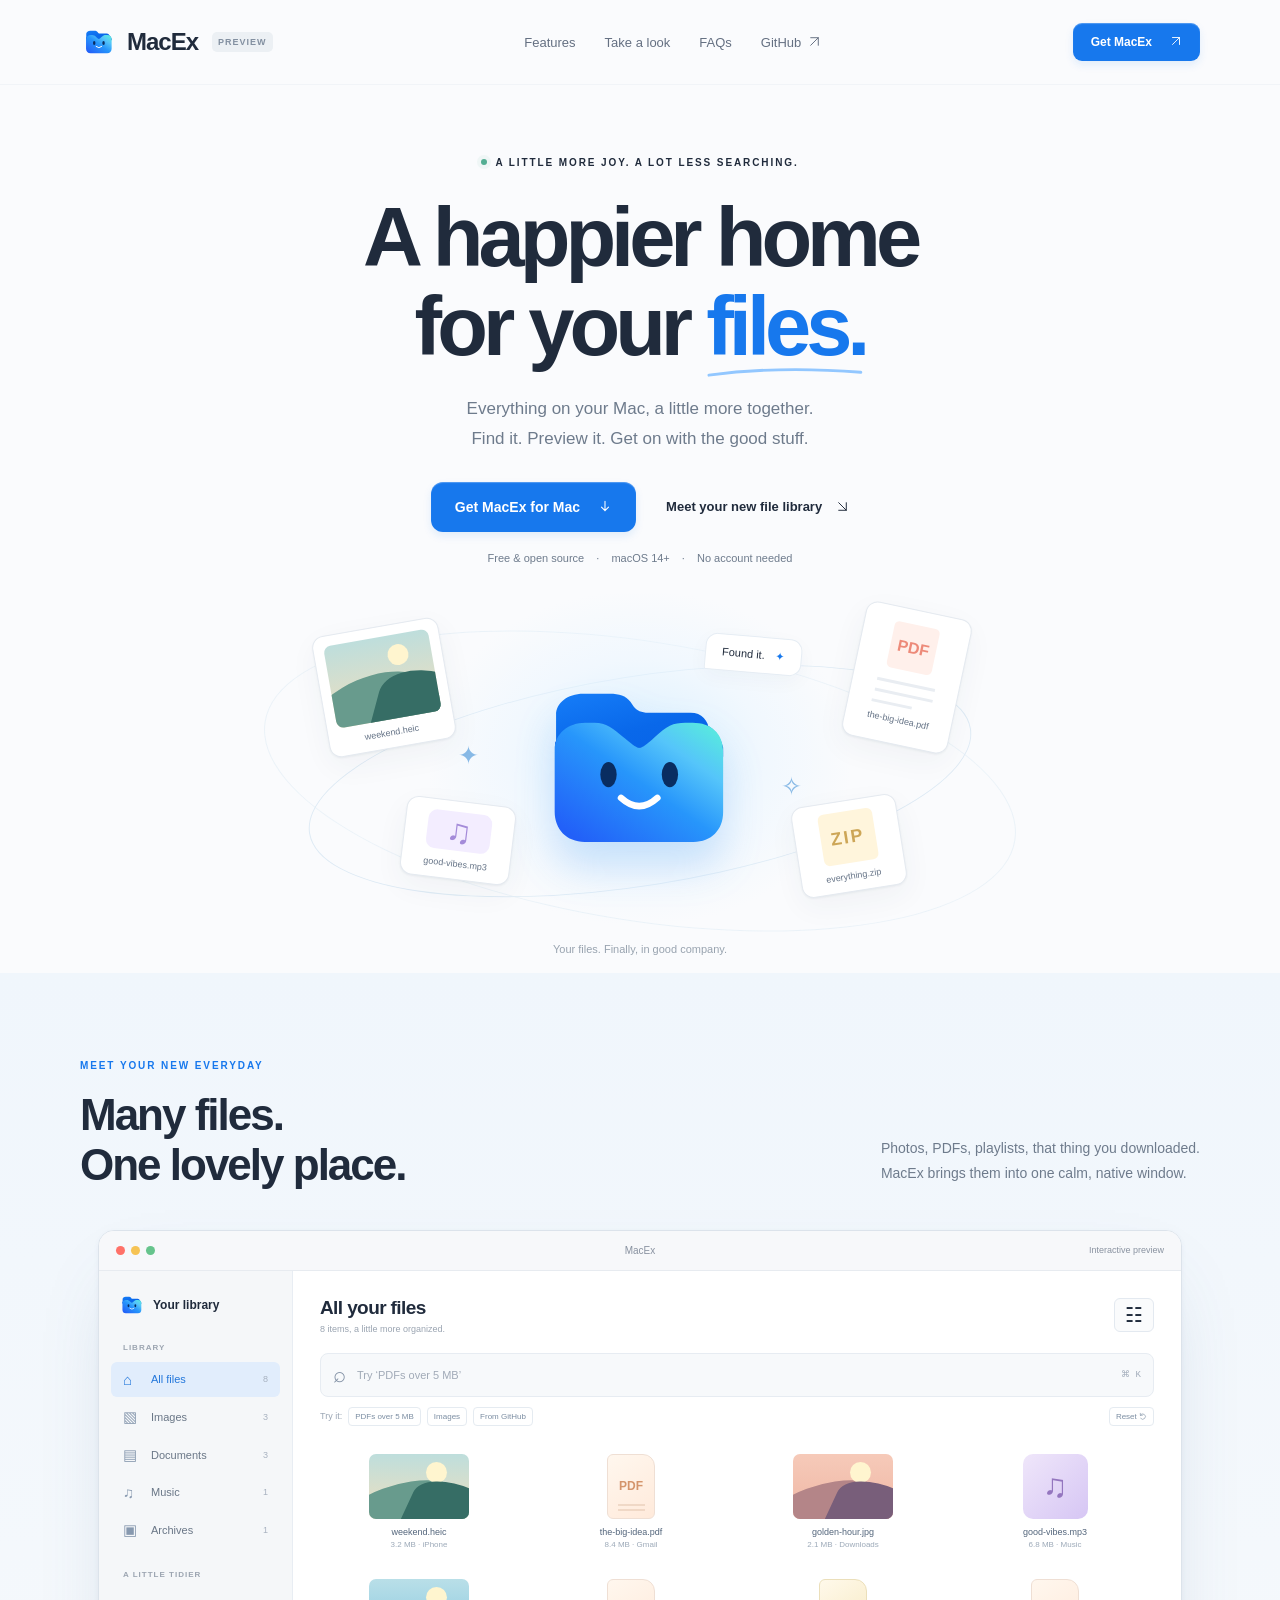
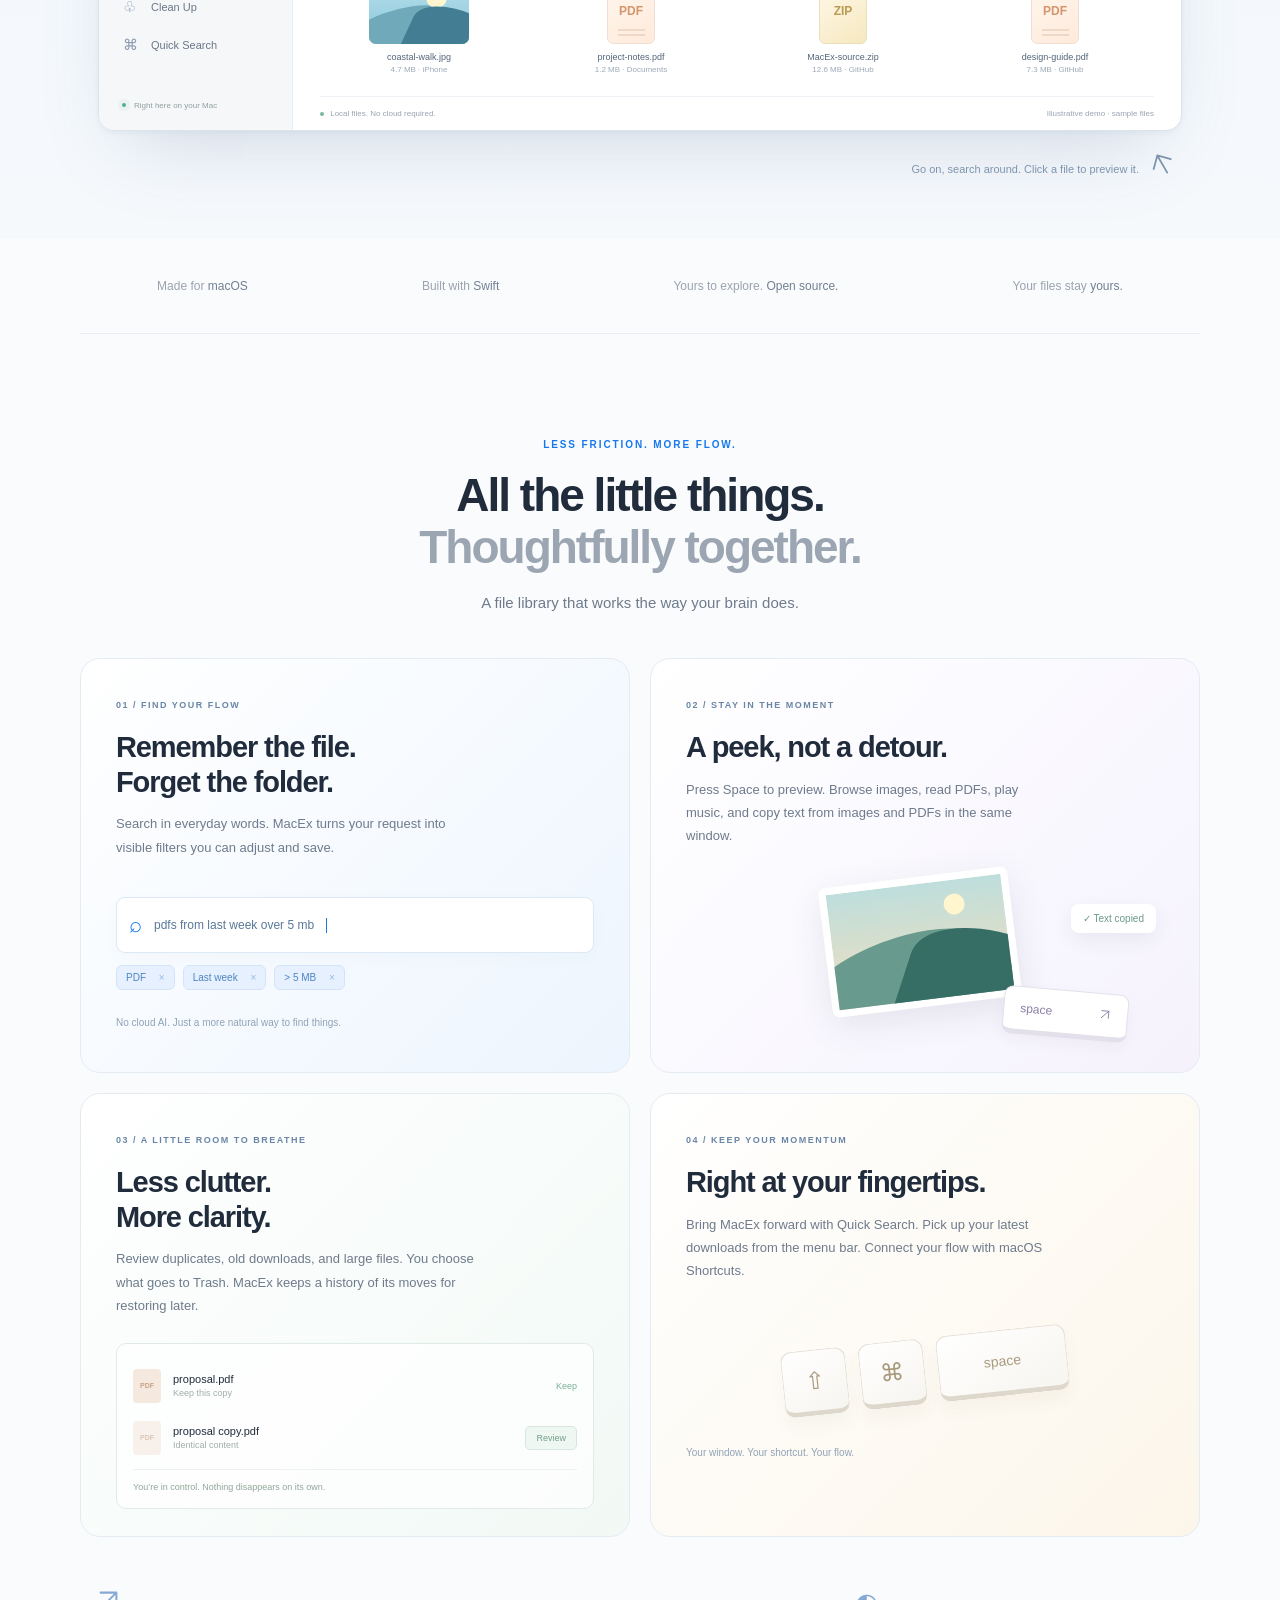
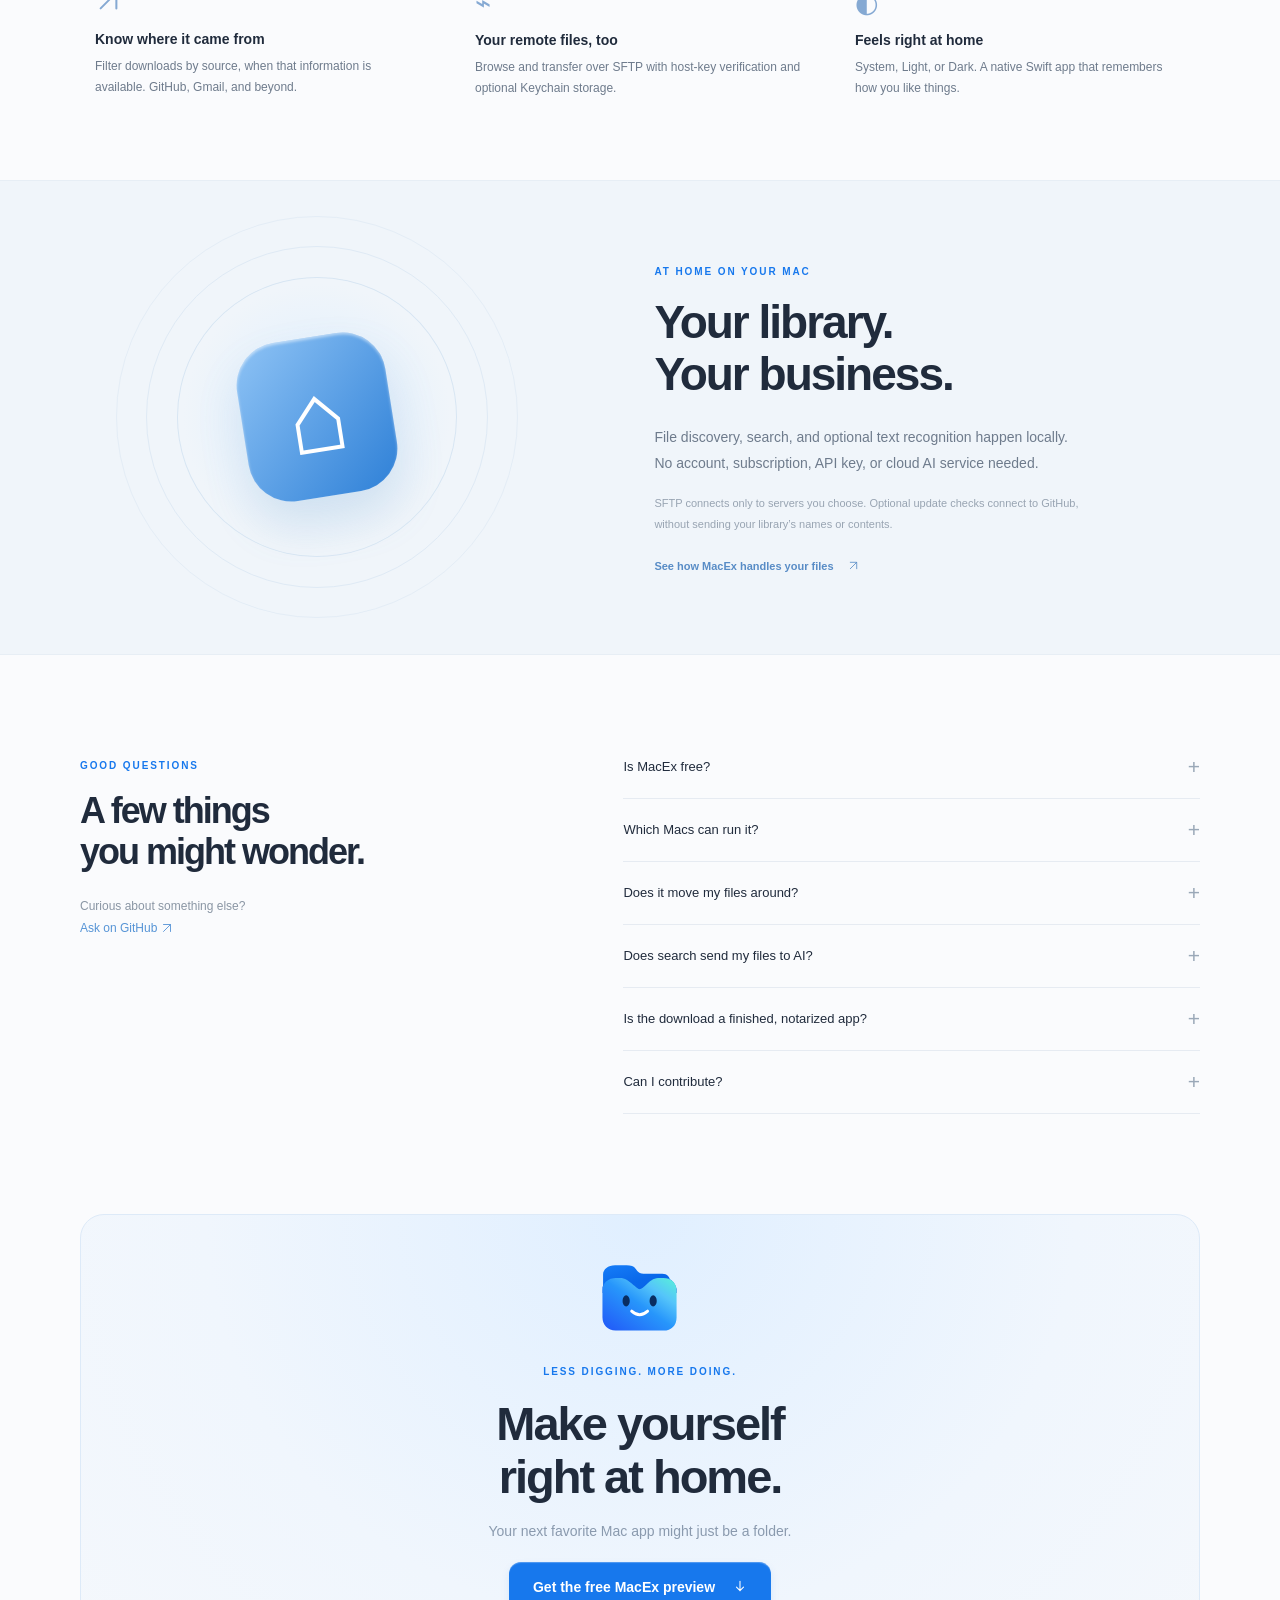
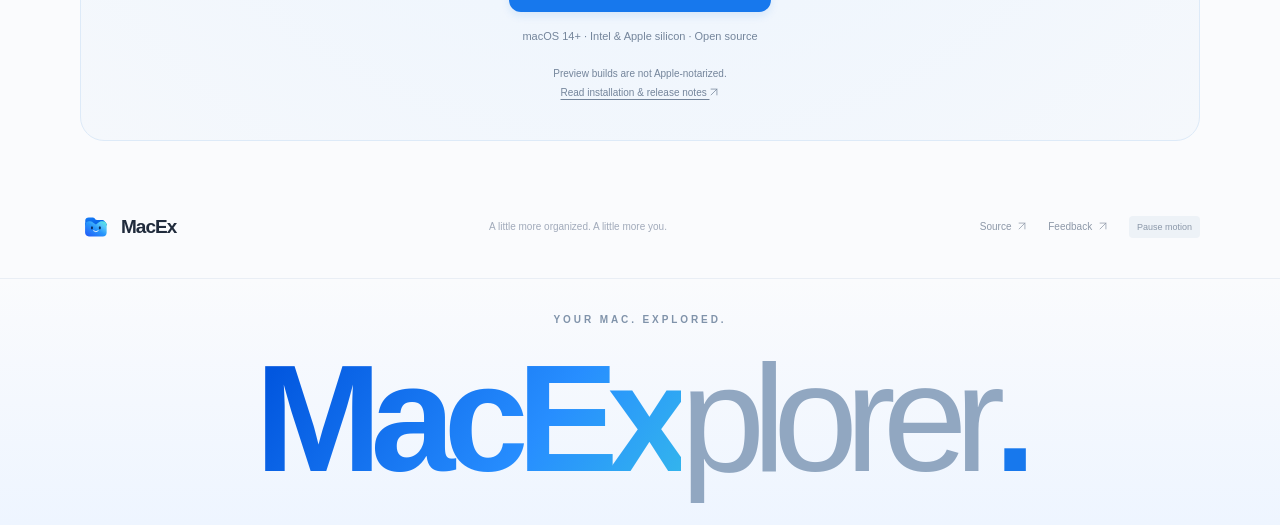
<file: index.html>
<!doctype html>
<html lang="en"><head><meta charset="utf-8"><meta name="viewport" content="width=device-width,initial-scale=1"><title>MacEx — Your Mac, explored</title><meta http-equiv="refresh" content="0;url=./macex/"><link rel="canonical" href="https://hgpt185.github.io/macex/"></head><body><main style="font:20px system-ui;text-align:center;margin:15vh auto;max-width:600px"><h1>MacEx</h1><p>Your Mac, explored.</p><a href="./macex/">Open MacEx website</a></main><script>location.replace('./macex/')</script></body></html>
</file>
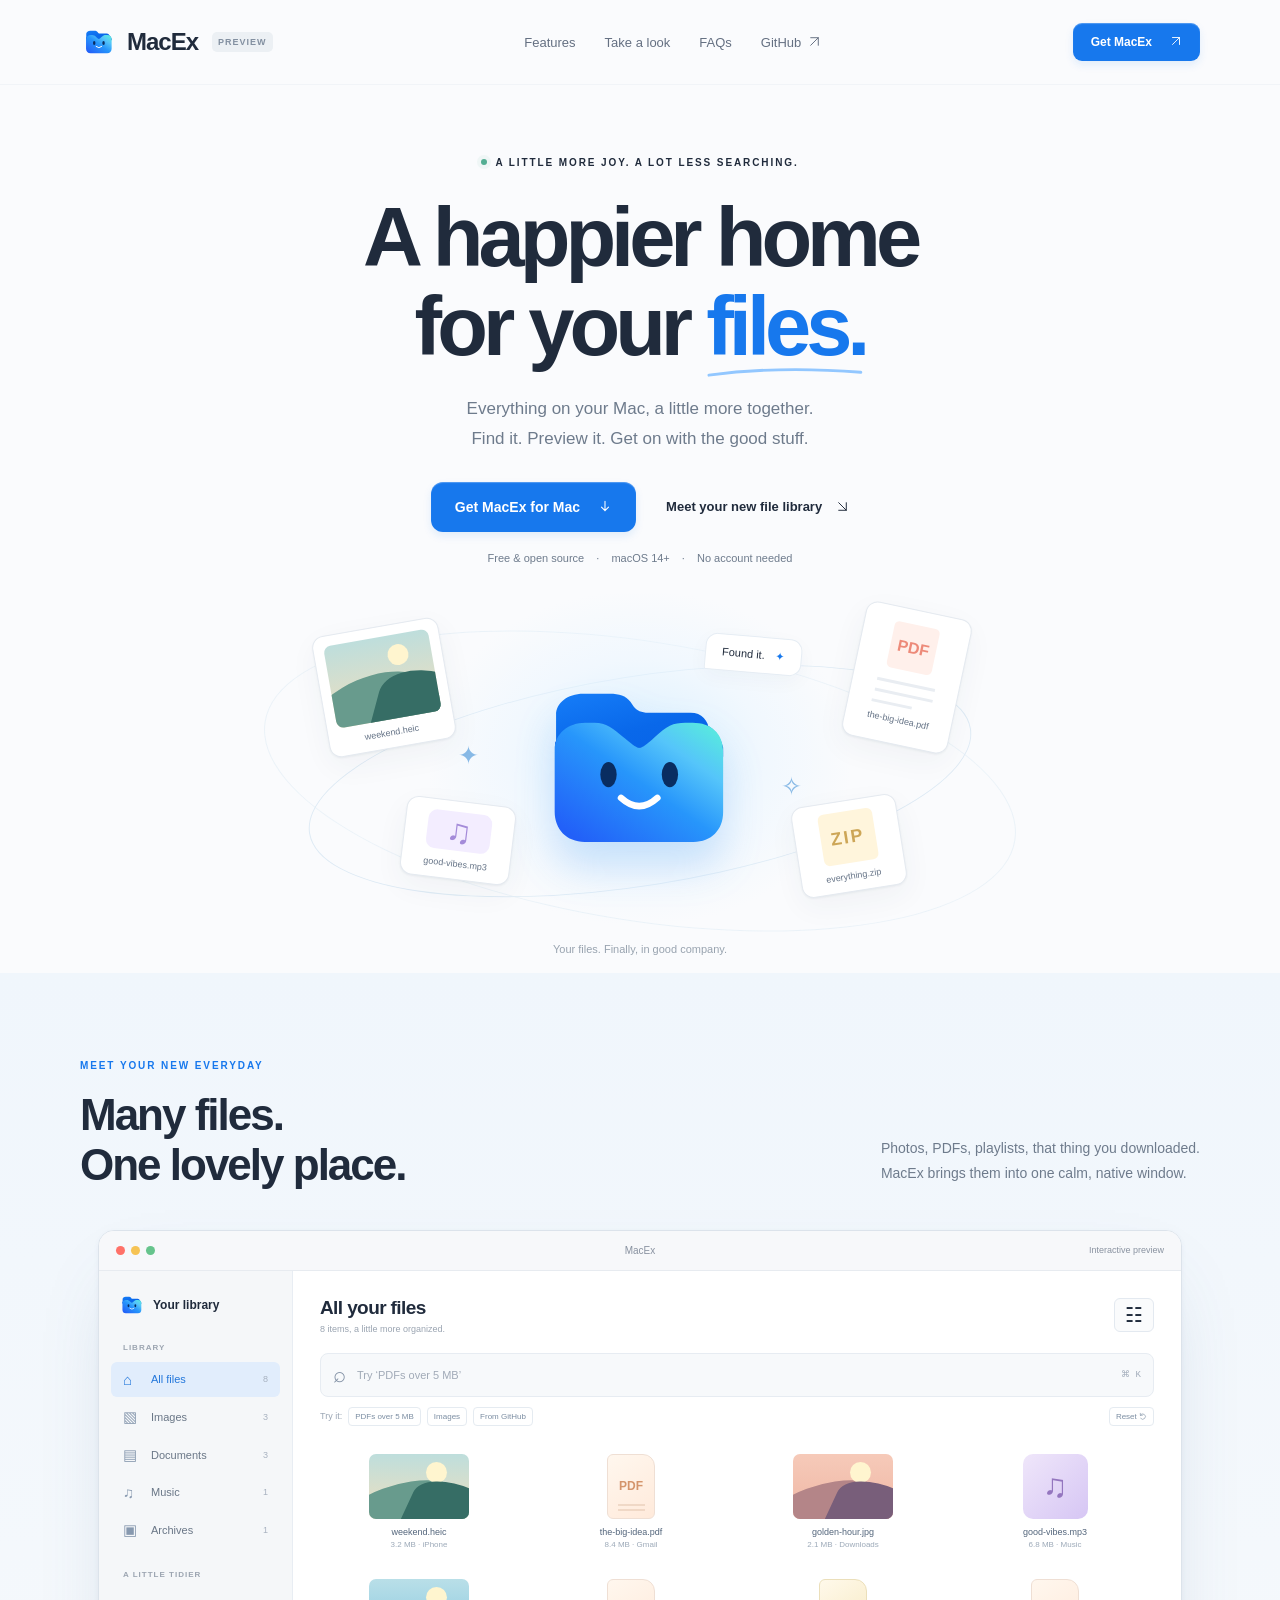
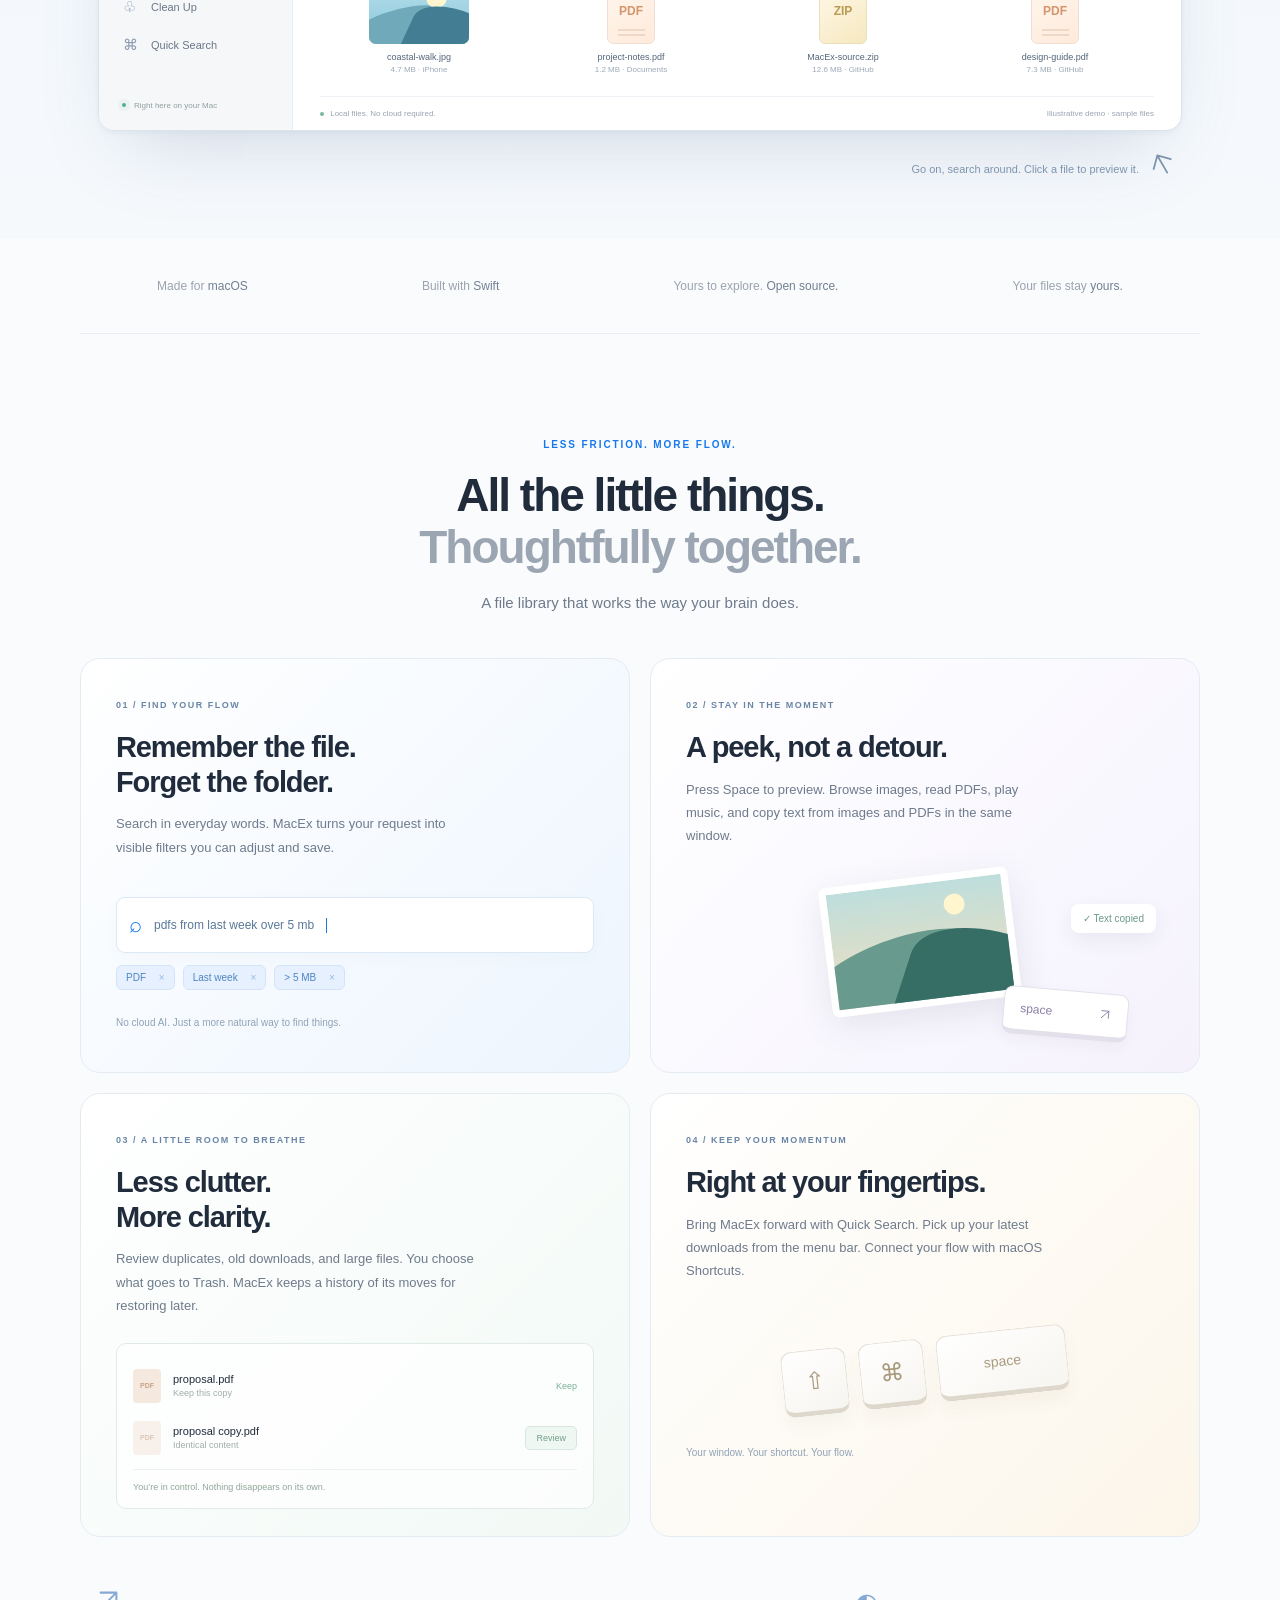
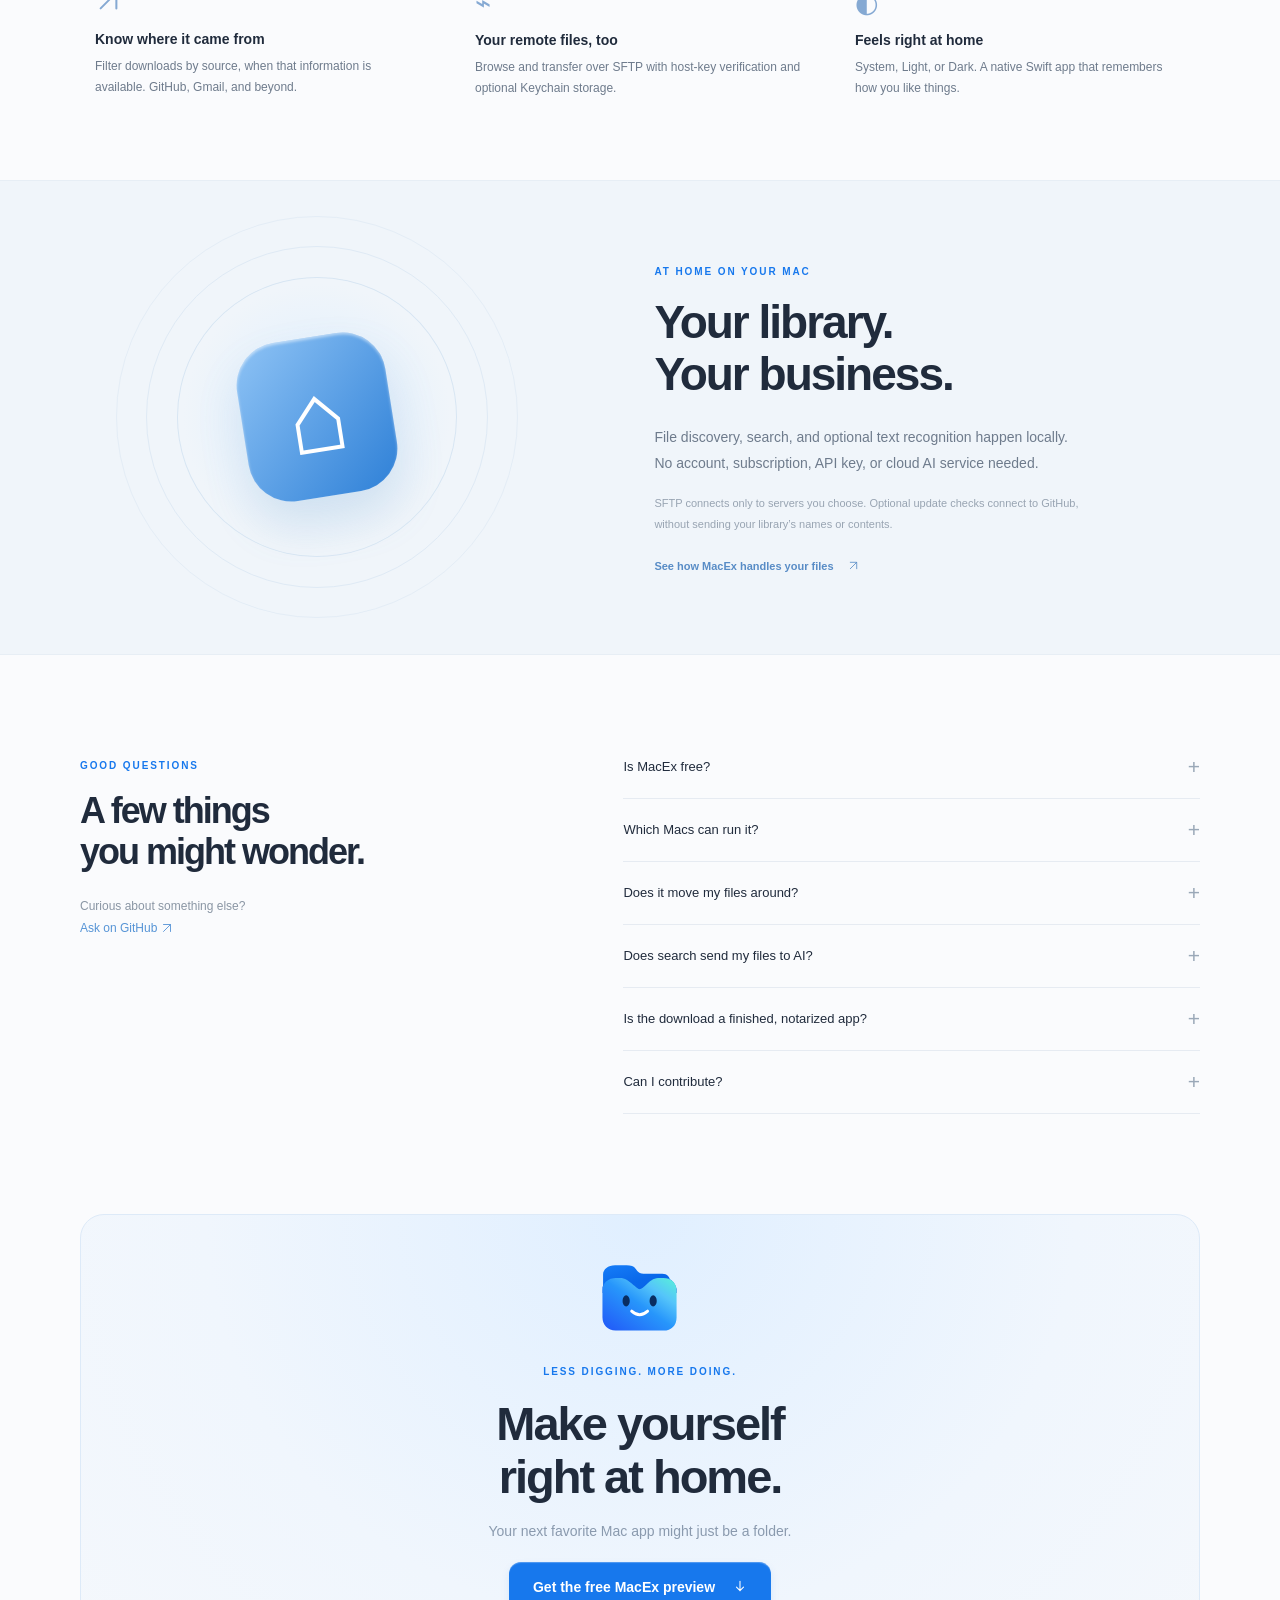
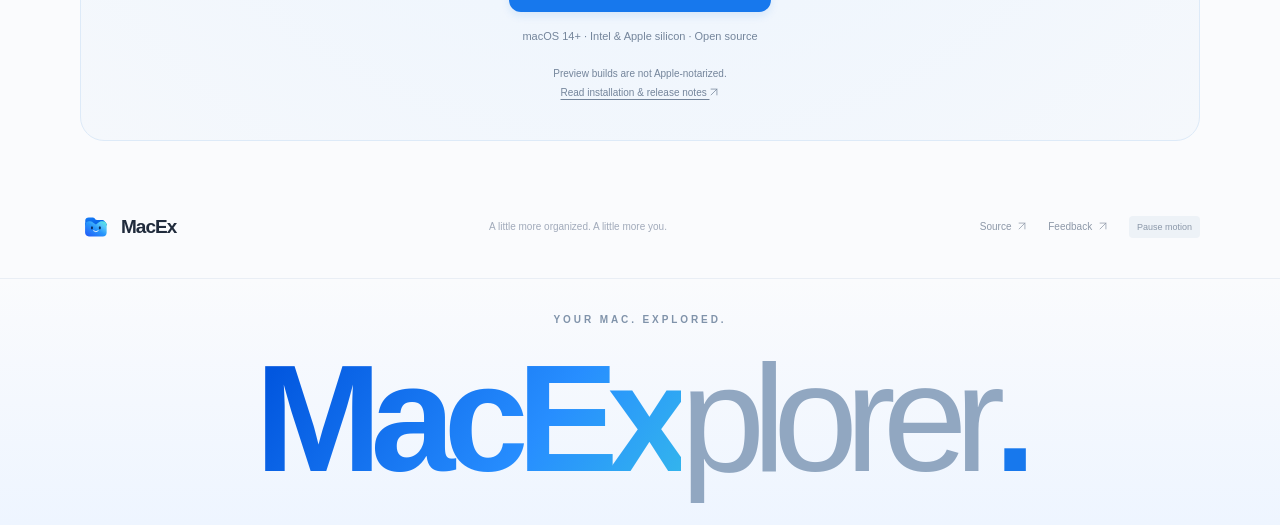
<file: macex/index.html>
<!doctype html>
<html lang="en">
<head>
  <meta charset="UTF-8"><meta name="viewport" content="width=device-width,initial-scale=1">
  <title>MacEx — A happier home for your files.</title>
  <meta name="description" content="Meet MacEx, the free, open-source file library for Mac. Find files naturally, preview in place, and clean up with confidence. Built for macOS 14 and later.">
  <meta name="theme-color" content="#f8fafc">
  <meta property="og:title" content="MacEx — A happier home for your files."><meta property="og:description" content="Less digging. More doing. A native, open-source file library for your Mac."><meta property="og:type" content="website"><meta property="og:image" content="assets/mascot.svg">
  <link rel="icon" href="assets/mascot.svg"><link rel="stylesheet" href="style.css"><script src="app.js" defer></script>
</head>
<body>
<a class="skip" href="#main">Skip to content</a>
<header class="nav-wrap"><nav class="nav container" aria-label="Main navigation">
  <a class="brand" href="#" aria-label="MacEx home"><img src="assets/mascot.svg" alt="" width="38" height="38">MacEx<span class="beta">PREVIEW</span></a>
  <div class="nav-links"><a href="#features">Features</a><a href="#playground">Take a look</a><a href="#faq">FAQs</a><a href="https://github.com/hgpt185/MacEx" target="_blank" rel="noreferrer">GitHub <svg class="inline-icon" viewBox="0 0 24 24" fill="none" stroke="currentColor" stroke-width="1.8" stroke-linecap="round" stroke-linejoin="round" aria-hidden="true"><path d="M5 19 19 5M5 5h14v14"/></svg></a></div>
  <a class="button small" href="#download">Get MacEx <span><svg class="inline-icon" viewBox="0 0 24 24" fill="none" stroke="currentColor" stroke-width="1.8" stroke-linecap="round" stroke-linejoin="round" aria-hidden="true"><path d="M5 19 19 5M5 5h14v14"/></svg></span></a>
</nav></header>
<main id="main">
<section class="hero container">
  <div class="eyebrow"><span class="status-dot"></span> A LITTLE MORE JOY. A LOT LESS SEARCHING.</div>
  <h1>A happier home<br>for your <span class="word-files">files.<svg viewBox="0 0 220 18" aria-hidden="true"><path d="M4 12 Q100 -1 214 8"/></svg></span></h1>
  <p class="hero-copy">Everything on your Mac, a little more together.<br>Find it. Preview it. Get on with the good stuff.</p>
  <div class="hero-actions"><a class="button" href="#download"> Get MacEx for Mac <span><svg class="inline-icon" viewBox="0 0 24 24" fill="none" stroke="currentColor" stroke-width="1.8" stroke-linecap="round" stroke-linejoin="round" aria-hidden="true"><path d="M12 4v16m-6-6 6 6 6-6"/></svg></span></a><a class="text-link" href="#playground">Meet your new file library <span><svg class="inline-icon" viewBox="0 0 24 24" fill="none" stroke="currentColor" stroke-width="1.8" stroke-linecap="round" stroke-linejoin="round" aria-hidden="true"><path d="M5 5l14 14M5 19h14V5"/></svg></span></a></div>
  <p class="fine">Free & open source <span>·</span> macOS 14+ <span>·</span> No account needed</p>
  <div class="hero-scene" aria-label="MacEx mascot surrounded by file illustrations">
    <div class="orbit orbit-one"></div><div class="orbit orbit-two"></div>
    <div class="floating-file photo-float"><div class="landscape"><span></span></div><span>weekend.heic</span></div>
    <div class="floating-file doc-float"><b class="doc-mark">PDF</b><i></i><i></i><i></i><span>the-big-idea.pdf</span></div>
    <div class="floating-file music-float"><b>♫</b><span>good-vibes.mp3</span></div>
    <div class="floating-file zip-float"><b>ZIP</b><span>everything.zip</span></div>
    <div class="mascot-halo"></div><img class="hero-mascot" src="assets/mascot.svg" alt="MacEx's smiling blue folder mascot" width="340" height="340" fetchpriority="high">
    <div class="speech">Found it. <span>✦</span></div><span class="scene-spark s1">✦</span><span class="scene-spark s2">✧</span>
    <span class="scene-caption">Your files. Finally, in good company.</span>
  </div>
</section>
<section class="playground-section" id="playground">
 <div class="container">
  <div class="section-top reveal"><div><span class="eyebrow blue">MEET YOUR NEW EVERYDAY</span><h2>Many files.<br>One lovely place.</h2></div><p>Photos, PDFs, playlists, that thing you downloaded.<br>MacEx brings them into one calm, native window.</p></div>
  <div class="window-wrap reveal">
   <div class="demo-window">
    <div class="window-chrome"><span class="traffic"><i></i><i></i><i></i></span><span>MacEx</span><span class="chrome-caption">Interactive preview</span></div>
    <div class="window-body">
     <aside class="sidebar" aria-label="Demo categories"><div class="side-brand"><img src="assets/mascot.svg" width="28" height="28" alt="">Your library</div><span class="side-label">LIBRARY</span><button data-category="all" class="active" aria-pressed="true"><span>⌂</span> All files <small>8</small></button><button data-category="image" aria-pressed="false"><span>▧</span> Images <small>3</small></button><button data-category="document" aria-pressed="false"><span>▤</span> Documents <small>3</small></button><button data-category="music" aria-pressed="false"><span>♫</span> Music <small>1</small></button><button data-category="archive" aria-pressed="false"><span>▣</span> Archives <small>1</small></button><span class="side-label">A LITTLE TIDIER</span><a href="#cleanup"><span>♧</span> Clean Up</a><a href="#features"><span>⌘</span> Quick Search</a><div class="local-badge"><span class="status-dot"></span> Right here on your Mac</div></aside>
     <div class="library-main"><div class="library-toolbar"><div><h3 id="library-title">All your files</h3><p id="result-count" aria-live="polite">8 items, a little more organized.</p></div><button class="icon-button" id="view-toggle" aria-label="Switch to list view" aria-pressed="false">☷</button></div><label class="search-box"><span aria-hidden="true">⌕</span><input id="demo-search" placeholder="Try ‘PDFs over 5 MB’" aria-label="Search sample files"><kbd>⌘ K</kbd></label><div class="quick-searches"><span>Try it:</span><button data-query="PDFs over 5 MB">PDFs over 5 MB</button><button data-query="images">Images</button><button data-query="github">From GitHub</button><button id="reset-demo">Reset <svg class="inline-icon" viewBox="0 0 24 24" fill="none" stroke="currentColor" stroke-width="1.8" stroke-linecap="round" stroke-linejoin="round" aria-hidden="true"><path d="M4 10a8 8 0 1 1 1 9M4 4v6h6"/></svg></button></div><div id="demo-files" class="files-grid"></div><div class="demo-status"><span><i></i> Local files. No cloud required.</span><span>Illustrative demo · sample files</span></div></div>
    </div>
   </div>
   <span class="demo-note">Go on, search around. Click a file to preview it. <span><svg class="inline-icon" viewBox="0 0 24 24" fill="none" stroke="currentColor" stroke-width="1.8" stroke-linecap="round" stroke-linejoin="round" aria-hidden="true"><path d="M19 19 5 5M5 19V5h14"/></svg></span></span>
  </div>
 </div>
</section>
<div class="principles container reveal"><span>Made for <b>macOS</b></span><span>Built with <b>Swift</b></span><span>Yours to explore. <b>Open source.</b></span><span>Your files stay <b>yours.</b></span></div>
<section class="features container" id="features">
 <div class="section-heading reveal"><span class="eyebrow blue">LESS FRICTION. MORE FLOW.</span><h2>All the little things.<br><span class="muted">Thoughtfully together.</span></h2><p>A file library that works the way your brain does.</p></div>
 <div class="feature-grid">
  <article class="feature-card search-card reveal"><div class="card-copy"><span class="feature-num">01 / FIND YOUR FLOW</span><h3>Remember the file.<br>Forget the folder.</h3><p>Search in everyday words. MacEx turns your request into visible filters you can adjust and save.</p></div><div class="query-visual"><span class="query-cursor">⌕</span><span id="animated-query">pdfs from last week over 5 mb</span><span class="caret"></span></div><div class="filter-chips"><span>PDF <i>×</i></span><span>Last week <i>×</i></span><span>&gt; 5 MB <i>×</i></span></div><span class="card-foot">No cloud AI. Just a more natural way to find things.</span></article>
  <article class="feature-card preview-card reveal"><div class="card-copy"><span class="feature-num">02 / STAY IN THE MOMENT</span><h3>A peek, not a detour.</h3><p>Press Space to preview. Browse images, read PDFs, play music, and copy text from images and PDFs in the same window.</p></div><div class="preview-art"><div class="mini-photo landscape"><span></span></div><div class="space-key">space <span><svg class="inline-icon" viewBox="0 0 24 24" fill="none" stroke="currentColor" stroke-width="1.8" stroke-linecap="round" stroke-linejoin="round" aria-hidden="true"><path d="M5 19 19 5M5 5h14v14"/></svg></span></div><span class="text-extracted">✓ Text copied</span></div></article>
  <article class="feature-card cleanup-card reveal" id="cleanup"><div class="card-copy"><span class="feature-num">03 / A LITTLE ROOM TO BREATHE</span><h3>Less clutter.<br>More clarity.</h3><p>Review duplicates, old downloads, and large files. You choose what goes to Trash. MacEx keeps a history of its moves for restoring later.</p></div><div class="cleanup-visual"><div><span class="file-tile">PDF</span><span>proposal.pdf<small>Keep this copy</small></span><b class="keep">Keep</b></div><div id="duplicate-row"><span class="file-tile faded">PDF</span><span>proposal copy.pdf<small>Identical content</small></span><button id="cleanup-demo">Review</button></div><div class="cleanup-feedback" id="cleanup-feedback" aria-live="polite">You’re in control. Nothing disappears on its own.</div></div></article>
  <article class="feature-card shortcuts-card reveal"><div class="card-copy"><span class="feature-num">04 / KEEP YOUR MOMENTUM</span><h3>Right at your fingertips.</h3><p>Bring MacEx forward with Quick Search. Pick up your latest downloads from the menu bar. Connect your flow with macOS Shortcuts.</p></div><div class="keyboard-art"><kbd>⇧</kbd><kbd>⌘</kbd><kbd>space</kbd></div><span class="card-foot">Your window. Your shortcut. Your flow.</span></article>
 </div>
 <div class="extra-features reveal"><article><span><svg class="inline-icon" viewBox="0 0 24 24" fill="none" stroke="currentColor" stroke-width="1.8" stroke-linecap="round" stroke-linejoin="round" aria-hidden="true"><path d="M5 19 19 5M5 5h14v14"/></svg></span><h3>Know where it came from</h3><p>Filter downloads by source, when that information is available. GitHub, Gmail, and beyond.</p></article><article><span>⌁</span><h3>Your remote files, too</h3><p>Browse and transfer over SFTP with host-key verification and optional Keychain storage.</p></article><article><span>◐</span><h3>Feels right at home</h3><p>System, Light, or Dark. A native Swift app that remembers how you like things.</p></article></div>
</section>
<section class="privacy-section"><div class="container privacy-content reveal"><div class="privacy-orb"><span>⌂</span><div class="orbit"></div></div><div><span class="eyebrow blue">AT HOME ON YOUR MAC</span><h2>Your library.<br>Your business.</h2><p>File discovery, search, and optional text recognition happen locally. No account, subscription, API key, or cloud AI service needed.</p><p class="privacy-note">SFTP connects only to servers you choose. Optional update checks connect to GitHub, without sending your library’s names or contents.</p><a class="text-link" href="https://github.com/hgpt185/MacEx#ocr-local-files-and-resource-bounds" target="_blank" rel="noreferrer">See how MacEx handles your files <span><svg class="inline-icon" viewBox="0 0 24 24" fill="none" stroke="currentColor" stroke-width="1.8" stroke-linecap="round" stroke-linejoin="round" aria-hidden="true"><path d="M5 19 19 5M5 5h14v14"/></svg></span></a></div></div></section>
<section class="faq container" id="faq"><div class="reveal"><span class="eyebrow blue">GOOD QUESTIONS</span><h2>A few things<br>you might wonder.</h2><p>Curious about something else?<br><a href="https://github.com/hgpt185/MacEx/issues" target="_blank" rel="noreferrer">Ask on GitHub <svg class="inline-icon" viewBox="0 0 24 24" fill="none" stroke="currentColor" stroke-width="1.8" stroke-linecap="round" stroke-linejoin="round" aria-hidden="true"><path d="M5 19 19 5M5 5h14v14"/></svg></a></p></div><div class="faq-list reveal">
 <details><summary>Is MacEx free?<span>+</span></summary><p>Yes. MacEx is an open-source app with MIT-licensed code. There is no account, subscription, or API key required.</p></details>
 <details><summary>Which Macs can run it?<span>+</span></summary><p>MacEx requires macOS 14 Sonoma or later. The project supports Intel and Apple silicon build targets. Check the latest release notes for the current preview and testing status.</p></details>
 <details><summary>Does it move my files around?<span>+</span></summary><p>Browsing your library does not reorganize the originals. Cleanup moves only your explicit selections to Trash. Optional organization rules are off by default and require a separate opt-in.</p></details>
 <details><summary>Does search send my files to AI?<span>+</span></summary><p>No. Search is local and turns supported phrases into editable filters. Text recognition is a separate opt-in using on-device frameworks; it is not enabled just by opening the app.</p></details>
 <details><summary>Is the download a finished, notarized app?<span>+</span></summary><p>MacEx is currently a GitHub preview. Builds are ad-hoc signed and not Apple-notarized, so macOS may show a security warning. Read the release and installation notes before downloading. Broader runtime checks remain preview gates.</p></details>
 <details><summary>Can I contribute?<span>+</span></summary><p>Absolutely. Explore the source, report an issue, or contribute on <a href="https://github.com/hgpt185/MacEx" target="_blank" rel="noreferrer">GitHub</a>. MacEx is built with Swift and native macOS frameworks.</p></details>
 </div></section>
<section class="download-section container reveal" id="download"><div class="download-panel"><img src="assets/mascot.svg" alt="The smiling MacEx mascot" width="150" height="150" loading="lazy"><span class="eyebrow blue">LESS DIGGING. MORE DOING.</span><h2>Make yourself<br>right at home.</h2><p>Your next favorite Mac app might just be a folder.</p><a class="button" href="https://github.com/hgpt185/MacEx/releases" target="_blank" rel="noreferrer">Get the free MacEx preview <span><svg class="inline-icon" viewBox="0 0 24 24" fill="none" stroke="currentColor" stroke-width="1.8" stroke-linecap="round" stroke-linejoin="round" aria-hidden="true"><path d="M12 4v16m-6-6 6 6 6-6"/></svg></span></a><span class="fine">macOS 14+ · Intel & Apple silicon · Open source</span><p class="release-note">Preview builds are not Apple-notarized.<br><a href="https://github.com/hgpt185/MacEx/blob/main/docs/RELEASE.md" target="_blank" rel="noreferrer">Read installation & release notes <svg class="inline-icon" viewBox="0 0 24 24" fill="none" stroke="currentColor" stroke-width="1.8" stroke-linecap="round" stroke-linejoin="round" aria-hidden="true"><path d="M5 19 19 5M5 5h14v14"/></svg></a></p></div></section>
</main>
<footer class="container"><a class="brand" href="#"><img src="assets/mascot.svg" alt="" width="32" height="32">MacEx</a><span>A little more organized. A little more you.</span><div><a href="https://github.com/hgpt185/MacEx" target="_blank" rel="noreferrer">Source <svg class="inline-icon" viewBox="0 0 24 24" fill="none" stroke="currentColor" stroke-width="1.8" stroke-linecap="round" stroke-linejoin="round" aria-hidden="true"><path d="M5 19 19 5M5 5h14v14"/></svg></a><a href="https://github.com/hgpt185/MacEx/issues" target="_blank" rel="noreferrer">Feedback <svg class="inline-icon" viewBox="0 0 24 24" fill="none" stroke="currentColor" stroke-width="1.8" stroke-linecap="round" stroke-linejoin="round" aria-hidden="true"><path d="M5 19 19 5M5 5h14v14"/></svg></a><button id="motion-toggle" aria-pressed="false">Pause motion</button></div></footer>
<div class="macexplorer-finale" aria-label="MacExplorer">
  <span class="macexplorer-finale__eyebrow">YOUR MAC. EXPLORED.</span>
  <div class="macexplorer-finale__wordmark" aria-hidden="true"><span class="macexplorer-finale__macex">MacEx</span><span class="macexplorer-finale__plorer">plorer</span><span class="macexplorer-finale__period">.</span></div>
</div>
<dialog id="preview-dialog" aria-labelledby="preview-title"><div class="dialog-top"><span>MacEx · Sample preview</span><button id="close-preview" aria-label="Close preview">×</button></div><div id="preview-content"></div><h2 id="preview-title"></h2><p id="preview-meta"></p><p class="fine">Illustrative website demo. Your real files are never accessed.</p></dialog>
</body></html>
</file>
<file: macex/style.css>
:root{--ink:#202b3c;--muted:#75808f;--blue:#1778ed;--line:#e8edf3;--bg:#fafbfd;--ease:cubic-bezier(.2,.75,.2,1)}*{box-sizing:border-box}html{scroll-behavior:smooth;scroll-padding-top:100px}body{margin:0;background:var(--bg);color:var(--ink);font-family:'DM Sans',-apple-system,BlinkMacSystemFont,sans-serif;font-size:16px;-webkit-font-smoothing:antialiased}button,input{font:inherit}a{color:inherit;text-decoration:none}button,a{-webkit-tap-highlight-color:transparent}button{cursor:pointer}button:focus-visible,a:focus-visible,input:focus-visible,summary:focus-visible{outline:3px solid #1778ed;outline-offset:5px}button{color:inherit}img{display:block;max-width:100%}.container{width:min(1120px,calc(100% - 64px));margin-inline:auto}.skip{position:fixed;top:-100px;padding:12px;background:white;z-index:100}.skip:focus{top:0}.nav-wrap{position:sticky;top:0;z-index:30;background:#fafbfde8;backdrop-filter:blur(18px);border-bottom:1px solid #e8edf380}.nav{height:84px;display:flex;align-items:center;justify-content:space-between;gap:24px}.brand{display:flex;gap:9px;align-items:center;font-family:Manrope,sans-serif;font-weight:800;font-size:24px;letter-spacing:-1px}.brand img{object-fit:contain}.beta{font:600 9px 'DM Sans',sans-serif;letter-spacing:1px;margin-left:5px;color:#8390a1;background:#ecf0f4;border-radius:5px;padding:5px 6px}.nav-links{display:flex;gap:29px;font-size:13px;color:#657082}.nav-links a:hover,footer a:hover{color:var(--blue)}.button{display:inline-flex;align-items:center;justify-content:center;gap:18px;padding:17px 24px;background:var(--blue);color:white;border-radius:12px;font-size:14px;font-weight:600;box-shadow:0 4px 8px #1676e51c,inset 0 1px 1px #ffffff44;transition:transform .25s,box-shadow .25s,background .25s}.button:hover{transform:translateY(-3px);background:#086be1;box-shadow:0 8px 24px #1676e533}.button.small{padding:12px 18px;font-size:12px;border-radius:9px}.text-link{display:inline-flex;align-items:center;gap:14px;font-size:13px;font-weight:600}.text-link span{transition:transform .2s}.text-link:hover span{transform:translate(3px,-3px)}.hero{text-align:center;padding-top:66px;overflow:hidden}.eyebrow{font-size:10px;font-weight:700;letter-spacing:1.9px;display:inline-flex;align-items:center;gap:8px}.blue{color:var(--blue)}.status-dot{height:6px;width:6px;border-radius:100%;background:#53ae93;box-shadow:0 0 0 4px #53ae9310;display:inline-block}.hero h1{font-family:Manrope,sans-serif;font-size:clamp(54px,6.5vw,83px);line-height:1.07;letter-spacing:-5px;font-weight:750;margin:25px 0 22px}.word-files{color:var(--blue);position:relative;display:inline-block}.word-files svg{position:absolute;left:0;bottom:-10px;width:100%;height:18px;fill:none;stroke:#92c7ff;stroke-width:4;stroke-linecap:round;stroke-dasharray:240;stroke-dashoffset:240;animation:underline 1.4s .5s forwards}.hero-copy{font-size:17px;line-height:1.8;color:#74808e;margin:0}.hero-actions{display:flex;align-items:center;justify-content:center;gap:30px;margin-top:27px}.apple{font-size:12px}.fine{color:#8a94a2;font-size:11px;line-height:1.8}.fine span{margin:0 9px}.hero>.fine{margin-top:17px}.hero-scene{height:390px;position:relative;width:800px;max-width:100%;margin:14px auto 0}.hero-mascot{position:absolute;width:250px;height:250px;object-fit:contain;top:60px;left:calc(50% - 125px);filter:drop-shadow(0 25px 19px #2089f233);animation:bob 6s ease-in-out infinite;z-index:3}.mascot-halo{position:absolute;left:calc(50% - 210px);top:10px;width:420px;height:330px;background:radial-gradient(ellipse,#d9efff 0%,#e9f5ff88 42%,transparent 72%);z-index:0}.orbit{position:absolute;left:50%;top:50%;border:1px solid #dfebf5;border-radius:50%;transform:translate(-50%,-50%) rotate(-9deg)}.orbit-one{width:670px;height:210px;top:51%}.orbit-two{width:760px;height:280px;top:51%;opacity:.55;transform:translate(-50%,-50%) rotate(9deg)}.floating-file{position:absolute;z-index:2;background:white;box-shadow:0 10px 30px #27385e0c,0 1px 2px #23384c10;border:1px solid #e5eaf0;border-radius:12px;display:flex;flex-direction:column;align-items:center;padding:10px;gap:8px;animation:bob 7s ease-in-out infinite}.floating-file>span{font-size:9px;font-weight:500;color:#667487}.photo-float{width:128px;left:80px;top:43px;transform:rotate(-10deg);animation-delay:-2s}.landscape{position:relative;overflow:hidden;background:linear-gradient(#bededc,#f1dfbd);border-radius:7px}.landscape:before,.landscape:after{content:'';position:absolute;width:130%;height:100%;border-radius:50% 70% 0 0;transform:rotate(-20deg);background:#689b8d;top:45%;left:-30%}.landscape:after{background:#366d65;transform:rotate(25deg);left:36%;top:58%}.landscape>span{position:absolute;width:21px;height:21px;border-radius:50%;background:#fff5cf;top:12%;right:22%}.photo-float .landscape{height:83px;width:106px}.doc-float{right:79px;top:26px;width:108px;height:137px;transform:rotate(12deg);animation-delay:-4s}.doc-mark{display:grid;place-items:center;color:#ed8a79;background:#fff0eb;font-size:16px;width:46px;height:47px;border-radius:5px;margin:4px}.doc-float i{display:block;background:#e9edf2;width:59px;height:3px}.doc-float i:last-of-type{width:41px;align-self:flex-start;margin-left:13px}.music-float{left:163px;top:218px;transform:rotate(7deg);width:110px;animation-delay:-3s}.music-float b{font-size:34px;color:#a48bd9;background:#f3edff;width:64px;border-radius:9px}.zip-float{right:138px;top:217px;width:106px;transform:rotate(-9deg);animation-delay:-1s}.zip-float b{font-size:18px;letter-spacing:2px;color:#cda657;background:#fff5dc;width:55px;height:52px;display:grid;place-items:center;border-radius:6px}.speech{position:absolute;top:53px;left:calc(50% + 65px);border:1px solid #e6edf4;border-radius:12px 12px 12px 2px;background:white;padding:11px 16px;font-size:11px;z-index:4;transform:rotate(5deg);box-shadow:0 6px 20px #23384c09}.speech span{color:var(--blue);margin-left:8px}.scene-spark{position:absolute;color:#87b9e6;font-size:25px}.s1{left:218px;top:158px}.s2{right:238px;top:189px}.scene-caption{position:absolute;bottom:18px;left:0;width:100%;font-size:11px;color:#98a3af}.playground-section{padding:82px 0 60px;background:linear-gradient(#f0f6fc,#f6f9fc)}.section-top{display:flex;justify-content:space-between;align-items:end;margin-bottom:40px}.section-top h2,h2{font:700 44px/1.14 Manrope,sans-serif;letter-spacing:-2px;margin:17px 0 0}.section-top p{font-size:14px;line-height:1.8;color:#7b8795;margin:0 0 4px}.window-wrap{position:relative;padding:0 18px}.demo-window{overflow:hidden;border:1px solid #dce3eb;border-radius:16px;background:#fff;box-shadow:0 35px 75px -30px #4c6b9340,0 2px 5px #4c6b9310}.window-chrome{height:40px;background:#f7f8fa;border-bottom:1px solid #e7ebf0;display:flex;align-items:center;justify-content:space-between;padding:0 17px;font-size:10px;color:#8992a0}.traffic{display:flex;gap:6px;width:130px}.traffic i{width:9px;height:9px;border-radius:50%;background:#ff7168}.traffic i:nth-child(2){background:#f6c354}.traffic i:nth-child(3){background:#66c48c}.chrome-caption{width:130px;text-align:right;font-size:9px}.window-body{display:flex;min-height:440px}.sidebar{width:194px;flex-shrink:0;background:#f5f7f9;border-right:1px solid #e8edf3;padding:20px 12px 15px;position:relative}.side-brand{display:flex;align-items:center;gap:7px;font-size:12px;font-weight:600;margin:0 7px 24px}.side-label{display:block;font-size:8px;font-weight:600;letter-spacing:1px;color:#9ca5b1;margin:22px 12px 10px}.sidebar button,.sidebar>a{border:0;width:100%;background:transparent;text-align:left;display:flex;align-items:center;gap:10px;font-size:11px;padding:9px 12px;border-radius:6px;color:#6a7787;margin:2px 0}.sidebar button>span,.sidebar>a>span{font-size:15px;width:18px;color:#8799af}.sidebar button small{margin-left:auto;color:#a7b1bf;font-size:9px}.sidebar button.active{background:#e1edfc;color:#2377db}.sidebar button.active>span{color:#2377db}.sidebar button:hover,.sidebar>a:hover{background:#e8eff6}.local-badge{position:absolute;bottom:20px;left:23px;display:flex;gap:8px;align-items:center;font-size:8px;color:#91a09f}.local-badge .status-dot{width:4px;height:4px}.library-main{padding:26px 27px 0;flex:1;min-width:0}.library-toolbar{display:flex;justify-content:space-between;align-items:center}.library-toolbar h3{font-size:19px;letter-spacing:-.6px;margin:0 0 5px;font-family:Manrope,sans-serif}.library-toolbar p{font-size:9px;color:#9aa4b1;margin:0}.icon-button{border:1px solid #e3e9f0;border-radius:6px;padding:4px 10px;background:#fafbfc;font-size:20px}.search-box{display:flex;align-items:center;background:#f7f9fb;border:1px solid #e7ecf2;border-radius:8px;gap:9px;padding:10px 12px;margin-top:19px}.search-box>span{color:#8190a4;font-size:22px;line-height:1}.search-box input{border:0;outline:0;background:transparent;min-width:0;flex:1;font-size:11px;color:#334156}.search-box input::placeholder{color:#a1aab7}.search-box kbd{font-size:9px;color:#a2acba}.quick-searches{display:flex;gap:6px;align-items:center;font-size:9px;color:#9ba6b4;margin:10px 0 22px;flex-wrap:wrap}.quick-searches button{border:1px solid #e5ebf1;background:white;border-radius:4px;color:#7b8da2;font-size:8px;padding:4px 6px}.quick-searches button:hover{background:#eaf3ff;border-color:#b9d8ff}.quick-searches button:last-child{margin-left:auto}.files-grid{display:grid;grid-template-columns:repeat(4,minmax(0,1fr));gap:18px 14px;min-height:215px;align-content:start}.sample-file{padding:5px;border:1px solid transparent;border-radius:8px;background:transparent;min-width:0;text-align:center;transition:background .2s,transform .2s;animation:file-in .35s var(--ease) both}.sample-file:hover{background:#eef5ff;transform:translateY(-3px)}.sample-file:focus{background:#edf5ff}.sample-file .file-art{height:65px;max-width:100px;margin:0 auto 8px}.sample-file .file-name{font-size:9px;white-space:nowrap;overflow:hidden;text-overflow:ellipsis;display:block;color:#53657b}.sample-file .file-meta{display:block;font-size:8px;color:#9ca9b8;margin-top:3px}.file-art.document,.file-art.archive{display:grid;place-items:center;width:48px;background:linear-gradient(145deg,#fff7ee,#ffeadb);border:1px solid #efdfd4;border-radius:6px 12px 6px 6px;color:#d4956c;font-size:12px;font-weight:700;position:relative}.file-art.document:after{content:'';position:absolute;width:27px;height:2px;background:#d9b69d66;bottom:12px;box-shadow:0 5px #d9b69d66}.file-art.archive{background:linear-gradient(145deg,#fff9eb,#f6e8bf);color:#b99b51;border-color:#ebdfba}.file-art.music{display:grid;place-items:center;width:65px;border-radius:10px;background:linear-gradient(135deg,#efe6fa,#d6c6f4);font-size:33px;color:#9476bf}.file-art.landscape{width:100%;height:65px}.file-art.sunset{background:linear-gradient(#f6cab9,#efb6a4)}.file-art.sunset:before{background:#b48588}.file-art.sunset:after{background:#785e7a}.file-art.ocean{background:linear-gradient(#b9dfe8,#86c7df)}.file-art.ocean:before{background:#70a9ba}.file-art.ocean:after{background:#427d94}.demo-status{border-top:1px solid #edf0f5;display:flex;justify-content:space-between;gap:8px;margin-top:16px;padding:12px 0;font-size:8px;color:#99a4b2}.demo-status i{display:inline-block;width:4px;height:4px;border-radius:100%;background:#79b69f;margin-right:4px}.demo-note{display:block;text-align:right;color:#7d94ae;font-size:11px;padding:20px 8px 0}.demo-note span{display:inline-block;font-size:24px;margin-left:8px;transform:rotate(15deg)}.files-grid.list{grid-template-columns:1fr;gap:1px;min-height:215px}.files-grid.list .sample-file{display:flex;gap:15px;align-items:center;text-align:left;padding:5px 10px}.files-grid.list .file-art{width:26px;height:27px;flex-shrink:0;margin:0;font-size:10px}.files-grid.list .file-art:after{display:none}.files-grid.list .file-meta{margin-left:auto}.empty{grid-column:1/-1;padding:30px 0;text-align:center;color:#8495a8;font-size:13px}.principles{display:flex;justify-content:space-around;gap:20px;flex-wrap:wrap;padding-block:40px;border-bottom:1px solid var(--line);font-size:12px;color:#9aa3af}.principles b{color:#718092;font-weight:500}.features{padding-top:100px;padding-bottom:80px}.section-heading{text-align:center;margin-bottom:47px}.section-heading h2{font-size:46px}.muted{color:#9ca6b3}.section-heading p{font-size:15px;color:#8b96a4;margin-top:20px}.feature-grid{display:grid;grid-template-columns:1fr 1fr;gap:20px}.feature-card{border-radius:20px;padding:35px 35px 27px;border:1px solid #e5ebf3;overflow:hidden;min-height:395px;background:white;transition:box-shadow .4s}.feature-card:hover{box-shadow:0 14px 40px #304b7510}.feature-num{font-size:9px;font-weight:600;letter-spacing:1.5px;color:#87a0bc}.card-copy h3{font:700 29px/1.2 Manrope,sans-serif;letter-spacing:-1.1px;margin:18px 0 13px}.card-copy p{font-size:13px;line-height:1.8;color:#8592a1;max-width:365px;margin:0}.search-card{background:linear-gradient(135deg,#fff,#edf5fe)}.query-visual{display:flex;align-items:center;gap:12px;margin-top:38px;background:#fff;border:1px solid #dce8f5;border-radius:9px;padding:16px 12px;font-size:12px;color:#597898;box-shadow:0 6px 15px #4b79ab08}.query-cursor{font-size:22px;line-height:1;color:#1678eb}.caret{height:15px;width:1px;background:#1678eb;animation:blink 1s infinite}.filter-chips{display:flex;gap:8px;margin:12px 0 22px}.filter-chips>span{background:#e6f0fe;border:1px solid #d3e4fa;padding:6px 9px;border-radius:6px;font-size:10px;color:#4e85c3;animation:chip-in 6s infinite}.filter-chips>span:nth-child(2){animation-delay:.2s}.filter-chips>span:nth-child(3){animation-delay:.4s}.filter-chips i{font-style:normal;opacity:.5;margin-left:10px}.card-foot{font-size:10px;color:#90a3b7}.preview-card{background:linear-gradient(135deg,#fff,#f5f2fd)}.preview-art{height:180px;position:relative;margin-top:17px}.mini-photo{width:190px;height:130px;border:7px solid white;box-shadow:0 10px 35px #253d571a;position:absolute;top:12px;left:calc(50% - 100px);transform:rotate(-7deg)}.space-key{position:absolute;bottom:7px;right:36px;border:1px solid #e4e0eb;border-bottom-width:5px;padding:14px 16px;width:125px;background:white;border-radius:9px;font-size:12px;color:#8a7ea6;box-shadow:0 6px 15px #35334d0b;transform:rotate(5deg)}.space-key span{float:right}.text-extracted{position:absolute;top:39px;right:8px;background:#fff;padding:9px 12px;box-shadow:0 7px 20px #253d5712;border-radius:8px;font-size:10px;color:#6e9a8b;animation:bob 5s ease-in-out infinite}.cleanup-card{background:linear-gradient(135deg,#fff,#f1f9f5)}.cleanup-visual{padding:16px;background:#ffffffbb;border:1px solid #e0ebe5;margin-top:25px;border-radius:10px}.cleanup-visual>div:not(.cleanup-feedback){display:flex;align-items:center;gap:12px;font-size:11px;padding:9px 0}.cleanup-visual small{display:block;margin-top:3px;font-size:9px;color:#a2afa8}.file-tile{display:grid;place-items:center;width:28px;height:34px;border-radius:4px;background:#f5e9df;color:#c9a387;font-size:7px;font-weight:700}.file-tile.faded{opacity:.6}.keep{margin-left:auto;font-size:9px;color:#7baf96;font-weight:500}.cleanup-visual button{margin-left:auto;font-size:9px;background:#eff7f2;border:1px solid #d8e7dd;border-radius:5px;padding:6px 10px;color:#73a08a}.cleanup-feedback{border-top:1px solid #edf2ef;padding-top:12px;margin-top:5px;font-size:9px;color:#91a79a}.shortcuts-card{background:linear-gradient(135deg,#fff,#fcf6ea)}.keyboard-art{display:flex;justify-content:center;gap:13px;transform:rotate(-6deg);margin:55px 0 38px}.keyboard-art kbd{background:linear-gradient(150deg,#fff,#f7f5f0);box-shadow:0 10px 15px #70603b0c;border:1px solid #e5e0d6;border-bottom:5px solid #ddd7cc;border-radius:11px;min-width:65px;height:66px;display:grid;place-items:center;font:24px 'DM Sans',sans-serif;color:#a99a7e;transition:transform .2s;animation:keytap 6s infinite}.keyboard-art kbd:nth-child(2){animation-delay:.15s}.keyboard-art kbd:last-child{width:130px;font-size:14px;animation-delay:.3s}.extra-features{display:grid;grid-template-columns:repeat(3,1fr);gap:50px;padding:50px 15px 0}.extra-features article>span{color:#85a9d3;font-size:27px}.extra-features h3{font-size:14px;margin:13px 0 9px}.extra-features p{font-size:12px;color:#8a96a4;line-height:1.8;margin:0}.privacy-section{background:#f0f5fa;border-block:1px solid #e7eef5}.privacy-content{display:grid;grid-template-columns:1fr 1.15fr;gap:100px;align-items:center;padding-block:80px}.privacy-content h2{font-size:46px}.privacy-content p{font-size:14px;line-height:1.9;color:#7e8c9d;max-width:430px;margin-top:23px}.privacy-content .privacy-note{font-size:11px;margin-top:16px;color:#98a4b2}.privacy-content .text-link{margin-top:14px;color:#588cc6;font-size:11px}.privacy-orb{width:270px;height:270px;position:relative;display:grid;place-items:center;margin:auto;background:radial-gradient(#dceeff,transparent 70%)}.privacy-orb>span{font-size:100px;line-height:1;background:linear-gradient(135deg,#8ec3f5,#2e80d7);width:150px;height:160px;border-radius:43px;color:white;display:grid;place-items:center;box-shadow:inset 0 2px 3px #ffffff80,0 25px 45px #6a9bc330;transform:rotate(-9deg)}.privacy-orb .orbit{width:280px;height:280px;border-color:#d8e6f3}.privacy-orb:before,.privacy-orb:after{content:'';position:absolute;border:1px solid #dfeaf5;border-radius:50%;width:340px;height:340px}.privacy-orb:after{width:400px;height:400px;border-color:#e4edf6}.faq{display:grid;grid-template-columns:1fr 1.3fr;gap:100px;padding-block:100px}.faq h2{font-size:36px}.faq>div>p{font-size:12px;line-height:1.9;color:#8a96a4;margin-top:23px}.faq>div>p a{color:#5694d6}.faq-list details{border-bottom:1px solid #e6ebf2;padding:19px 0}.faq-list details:first-child{padding-top:0}.faq-list summary{list-style:none;display:flex;justify-content:space-between;align-items:center;gap:20px;cursor:pointer;font-size:13px;font-weight:500}.faq-list summary::-webkit-details-marker{display:none}.faq-list summary span{font-size:21px;font-weight:400;color:#9aa8b8;transition:transform .3s}.faq-list details[open] summary span{transform:rotate(45deg)}.faq-list details p{font-size:12px;line-height:1.9;color:#8795a5;margin:14px 25px 0 0;animation:file-in .3s ease}.faq-list details a{color:var(--blue)}.download-section{padding-bottom:70px}.download-panel{text-align:center;border:1px solid #ddeaf8;border-radius:24px;background:radial-gradient(ellipse at 50% 0%,#e0efff,#f0f6fd 55%,#f5f8fc);padding:28px 20px 38px;position:relative;overflow:hidden}.download-panel>img{margin:0 auto 8px;width:110px;height:110px;object-fit:contain;animation:bob 6s ease-in-out infinite}.download-panel h2{font-size:47px;margin-top:18px}.download-panel>p{font-size:14px;color:#8a9aae;margin:19px 0 23px}.download-panel>.fine{display:block;margin:15px 0 0}.download-panel .release-note{font-size:10px;color:#95a3b5;line-height:1.9;margin:17px 0 0}.release-note a{text-decoration:underline;text-underline-offset:3px}footer{display:flex;align-items:center;gap:25px;justify-content:space-between;padding-bottom:35px}footer .brand{font-size:19px}footer>span{font-size:10px;color:#a1aaba}footer>div{display:flex;align-items:center;gap:21px;font-size:10px;color:#8d98a8}footer button{border:0;border-radius:4px;font-size:9px;background:#edf2f7;color:#8b98a9;padding:6px 8px}dialog{border:1px solid #e0e7ef;border-radius:18px;padding:24px;max-width:min(90vw,470px);width:470px;text-align:center;background:#fafcfe;box-shadow:0 30px 100px #1b385433;color:var(--ink)}dialog::backdrop{background:#20324b70;backdrop-filter:blur(5px)}.dialog-top{display:flex;justify-content:space-between;align-items:center;font-size:11px;color:#92a0b2;margin-bottom:22px}.dialog-top button{border:0;background:#edf1f7;border-radius:50%;width:27px;height:27px;font-size:20px;color:#7f8fa4}#preview-content .file-art{width:180px;height:150px;margin:auto;font-size:50px}#preview-content .document{width:110px}#preview-title{font-size:22px;letter-spacing:-.5px}#preview-meta{font-size:12px;color:#91a1b4}.reveal{opacity:1;transform:none}.js-motion .reveal{opacity:0;transform:translateY(22px);transition:opacity .8s var(--ease),transform .8s var(--ease)}.js-motion .reveal.visible{opacity:1;transform:none}.motion-paused *, .motion-paused *::before,.motion-paused *::after{animation-play-state:paused!important}.motion-paused{scroll-behavior:auto}.motion-paused .reveal{opacity:1!important;transform:none!important}.motion-paused .word-files svg{stroke-dashoffset:0}@keyframes bob{0%,100%{translate:0 0}50%{translate:0 -12px}}@keyframes underline{to{stroke-dashoffset:0}}@keyframes blink{50%{opacity:0}}@keyframes chip-in{0%,10%{opacity:.2;transform:translateY(4px)}25%,100%{opacity:1;transform:translateY(0)}}@keyframes keytap{0%,70%,100%{translate:0 0}78%,85%{translate:0 4px}}@keyframes file-in{from{opacity:0;transform:translateY(6px)}to{opacity:1;transform:translateY(0)}}
@media(min-width:1450px){.hero{padding-top:85px}.hero-scene{margin-top:30px}}
@media(max-width:900px){.nav-links{gap:18px}.hero h1{font-size:68px}.section-top{gap:25px}.section-top p{max-width:300px}.section-top h2,h2{font-size:37px}.window-wrap{padding:0}.sidebar{width:158px;padding-inline:7px}.library-main{padding:22px 18px 0}.local-badge{left:13px;font-size:7px}.feature-card{padding:28px 25px}.privacy-content{gap:45px}.privacy-orb{scale:.8}.faq{gap:45px}.query-visual{font-size:10px}.card-copy h3{font-size:27px}.keyboard-art{gap:9px}.keyboard-art kbd{min-width:50px}.keyboard-art kbd:last-child{width:105px}.extra-features{gap:25px}}
@media(max-width:650px){.container{width:calc(100% - 36px)}.nav{height:70px;gap:8px}.brand{font-size:23px}.brand img{width:31px;height:31px}.nav-links{display:none}.beta{font-size:8px;letter-spacing:.6px}.button.small{padding:11px 14px}.hero{padding-top:46px}.hero .eyebrow{font-size:8px;letter-spacing:1.2px}.hero h1{font-size:52px;letter-spacing:-3px;line-height:1.13;margin-top:24px}.hero-copy{font-size:14px;line-height:1.8}.hero-actions{flex-direction:column;gap:20px;margin-top:25px}.hero-actions .button{padding:16px 22px}.hero-actions .text-link{font-size:11px}.hero>.fine{font-size:9px;margin-top:17px}.hero-scene{height:310px;margin-top:15px}.hero-mascot{width:185px;height:185px;left:calc(50% - 92.5px);top:64px}.mascot-halo{width:300px;left:calc(50% - 150px)}.orbit-one{width:350px;height:170px}.orbit-two{width:420px;height:230px}.floating-file{scale:.68;transform-origin:center}.photo-float{left:-25px;top:15px}.doc-float{right:-20px;top:8px}.music-float{left:0;top:192px}.zip-float{right:-8px;top:190px}.speech{left:calc(50% + 38px);top:55px;font-size:9px;padding:8px 11px}.s1{left:65px;top:137px;font-size:19px}.s2{right:50px;top:158px;font-size:18px}.scene-caption{bottom:0;font-size:9px}.playground-section{padding:55px 0 35px}.section-top{display:block}.section-top h2{font-size:36px}.section-top p{font-size:12px;margin-top:20px;max-width:100%}.section-top p br{display:none}.eyebrow{font-size:8px;letter-spacing:1.5px}.window-chrome{height:32px;padding-inline:10px}.traffic{width:90px}.traffic i{width:7px;height:7px}.chrome-caption{width:90px;font-size:7px}.window-body{display:block}.sidebar{width:auto;display:flex;overflow:auto;gap:4px;padding:9px 8px;border-right:0;border-bottom:1px solid var(--line);scrollbar-width:none}.side-brand,.side-label,.sidebar>a,.local-badge{display:none}.sidebar button{white-space:nowrap;padding:7px 9px;font-size:9px;gap:4px;width:auto;flex-shrink:0;margin:0}.sidebar button>span{font-size:12px;width:auto}.sidebar button small{display:none}.library-main{padding:17px 13px 0}.library-toolbar h3{font-size:16px}.search-box{margin-top:15px}.search-box input{font-size:10px}.quick-searches{gap:4px;margin-bottom:13px}.quick-searches button{font-size:7px;padding:5px}.files-grid{grid-template-columns:repeat(3,minmax(0,1fr));gap:12px 5px;min-height:300px}.sample-file .file-art{height:55px}.sample-file .file-art.document,.sample-file .file-art.archive{width:40px}.sample-file .file-art.music{width:55px}.sample-file .file-name{font-size:8px}.sample-file .file-meta{font-size:7px}.sample-file .file-art.landscape{max-width:80px}.demo-status{font-size:6px;padding:10px 0}.demo-note{font-size:9px;padding-top:10px}.demo-note span{font-size:18px}.principles{display:grid;grid-template-columns:1fr 1fr;text-align:center;padding-block:27px;font-size:10px;gap:18px 10px}.features{padding-top:65px;padding-bottom:50px}.section-heading h2{font-size:34px;letter-spacing:-1.7px}.section-heading p{font-size:12px}.section-heading{margin-bottom:30px}.feature-grid{grid-template-columns:1fr;gap:14px}.feature-card{min-height:360px;padding:28px 25px 24px}.card-copy h3{font-size:28px}.card-copy p{font-size:12px}.query-visual{font-size:11px;margin-top:28px}.preview-art{height:155px}.preview-card,.shortcuts-card{min-height:345px}.keyboard-art{margin:40px 0 32px}.extra-features{grid-template-columns:1fr;padding:32px 10px 0;gap:26px}.extra-features article{position:relative;padding-left:42px}.extra-features article>span{position:absolute;left:0;top:8px}.extra-features h3{margin:8px 0}.privacy-content{display:flex;flex-direction:column;gap:15px;padding-block:36px 45px;text-align:center}.privacy-orb{width:170px;height:170px;scale:.65;margin:5px auto}.privacy-content h2{font-size:36px;margin-top:15px}.privacy-content p{font-size:12px;margin-top:18px}.privacy-content .privacy-note{font-size:10px}.privacy-content .text-link{font-size:10px;gap:8px}.faq{grid-template-columns:1fr;gap:30px;padding-block:60px}.faq h2{font-size:34px}.faq>div>p{font-size:11px;margin-top:17px}.faq-list summary{font-size:12px}.faq-list details{padding:17px 0}.download-section{padding-bottom:35px}.download-panel{padding:24px 15px 30px}.download-panel h2{font-size:38px}.download-panel>p{font-size:12px}.download-panel>.fine{font-size:9px}.download-panel .button{font-size:12px;padding:15px 18px}.download-panel .release-note{font-size:9px}footer{flex-wrap:wrap;justify-content:center;gap:15px;padding-bottom:25px}footer>span{font-size:9px}footer>div{flex-basis:100%;justify-content:center;margin-top:5px}.download-panel>img{width:95px;height:95px}}
.inline-icon{width:1em;height:1em;display:inline-block;vertical-align:-.12em;flex-shrink:0}.nav-links .inline-icon,footer .inline-icon{margin-left:3px}.fine,.hero-copy,.section-top p,.section-heading p,.card-copy p,.extra-features p,.privacy-content p,.faq-list details p{color:#6e7b8c}.feature-num{color:#6a86a6}.download-panel .fine,.download-panel .release-note{color:#74859b}
@media(prefers-reduced-motion:reduce){html{scroll-behavior:auto}*,*::before,*::after{animation:none!important;transition:none!important}.js-motion .reveal{opacity:1;transform:none}.word-files svg{stroke-dashoffset:0}}


/* Bottom-of-page MacExplorer signature */
.macexplorer-finale{overflow:hidden;text-align:center;padding:35px 16px 25px;border-top:1px solid #e9eef5;background:linear-gradient(180deg,#fafbfd 0%,#eef5ff 100%)}
.macexplorer-finale__eyebrow{display:block;color:#8093aa;font-size:10px;font-weight:750;letter-spacing:.29em;margin-bottom:11px}
.macexplorer-finale__wordmark{display:flex;align-items:baseline;justify-content:center;white-space:nowrap;font-size:clamp(46px,11.9vw,190px);font-weight:850;line-height:1.08;letter-spacing:-.075em;transform-origin:center bottom;animation:macexplorer-rise .9s cubic-bezier(.2,.8,.2,1) both}
.macexplorer-finale__macex{background:linear-gradient(125deg,#0257df 8%,#278eff 65%,#34b8eb 100%);-webkit-background-clip:text;background-clip:text;color:transparent}
.macexplorer-finale__plorer{font-weight:420;color:#91a7c1;letter-spacing:-.085em}
.macexplorer-finale__period{color:#1778ed;margin-left:.012em}
@keyframes macexplorer-rise{from{opacity:.4;transform:translateY(12px)}to{opacity:1;transform:translateY(0)}}
@media(max-width:650px){.macexplorer-finale{padding:31px 7px 22px}.macexplorer-finale__eyebrow{font-size:8px;letter-spacing:.18em}.macexplorer-finale__wordmark{font-size:clamp(39px,11vw,70px)}}
@media(prefers-reduced-motion:reduce){.macexplorer-finale__wordmark{animation:none}}
</file>
